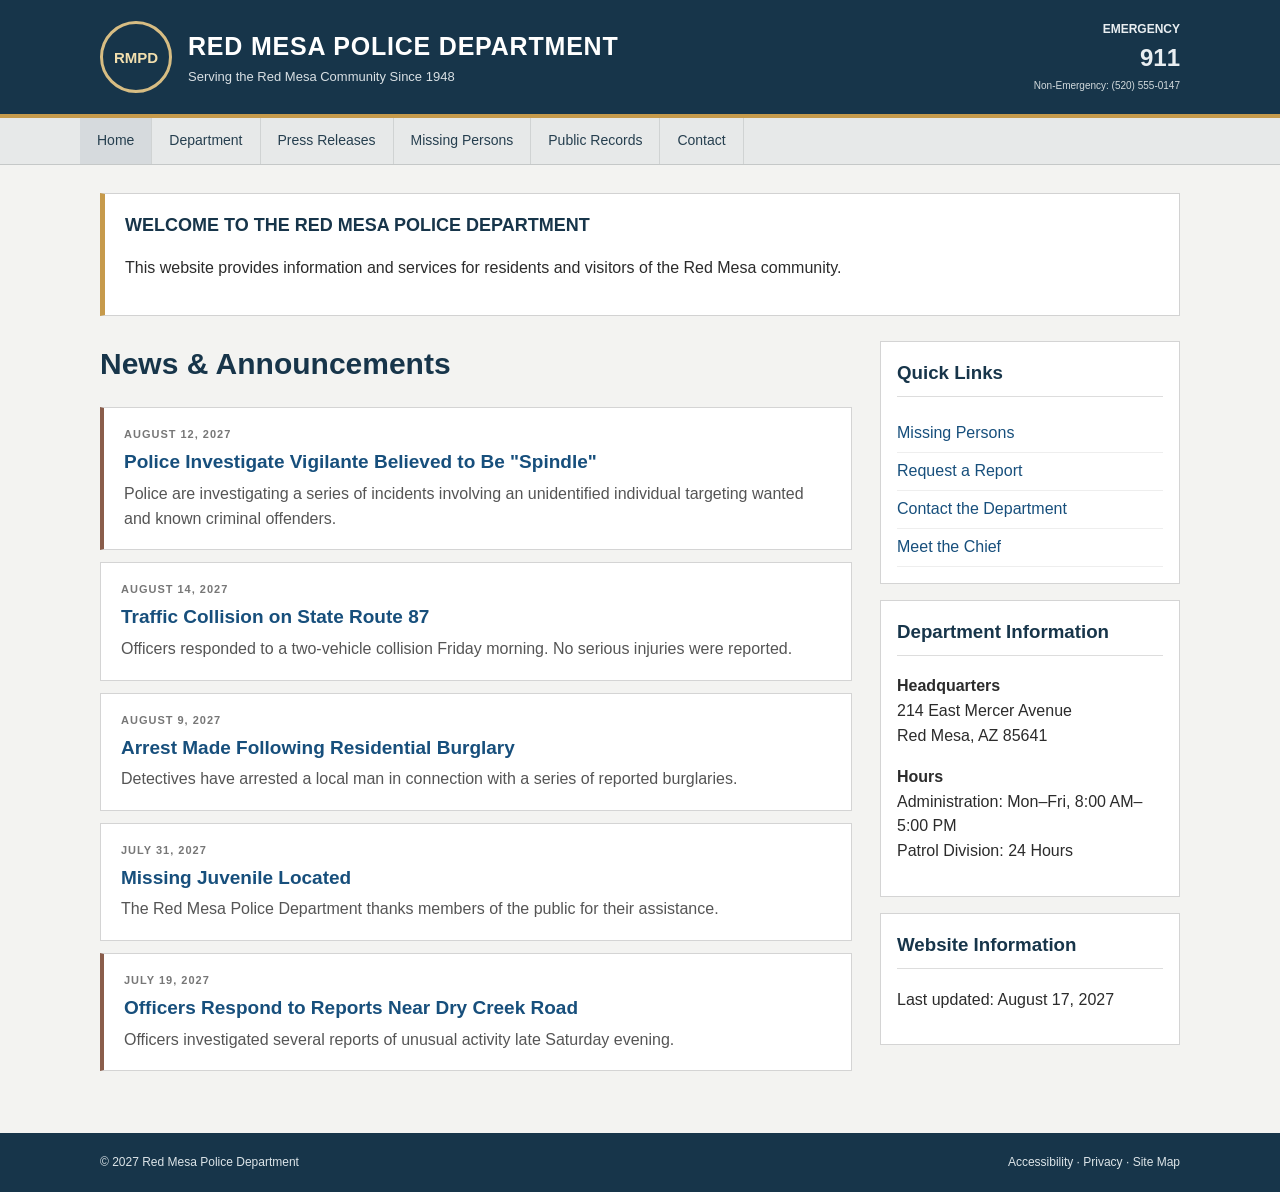
<file: index.html>
<!DOCTYPE html>
<html lang="en">
<head>
  <meta charset="UTF-8">
  <meta name="viewport" content="width=device-width, initial-scale=1.0">
  <title>Red Mesa Police Department</title>
  <link rel="stylesheet" href="css/style.css">
</head>
<body>
<header class="site-header">
  <div class="header-inner">
    <div class="brand">
      <div class="seal">RMPD</div>
      <div>
        <div class="department-name">RED MESA POLICE DEPARTMENT</div>
        <div class="department-subtitle">Serving the Red Mesa Community Since 1948</div>
      </div>
    </div>
    <div class="emergency"><strong>EMERGENCY</strong><br><span>911</span><br><small>Non-Emergency: (520) 555-0147</small></div>
  </div>
</header>

<nav class="main-nav">
  <div class="nav-inner">
    <a class="active" href="index.html">Home</a>
    <a href="about.html">Department</a>
    <a href="press-releases.html">Press Releases</a>
    <a href="missing-persons.html">Missing Persons</a>
    <a href="records.html">Public Records</a>
    <a href="contact.html">Contact</a>
  </div>
</nav>

<main class="container">
  <div class="notice">
    <strong>WELCOME TO THE RED MESA POLICE DEPARTMENT</strong>
    <p>This website provides information and services for residents and visitors of the Red Mesa community.</p>
  </div>

  <div class="columns">
    <section class="main-column">
      <h1>News & Announcements</h1>

      <article class="news-item suspicious">
        <div class="date">AUGUST 12, 2027</div>
        <h2><a href="press-release-081226.html">Police Investigate Vigilante Believed to Be "Spindle"</a></h2>
        <p>Police are investigating a series of incidents involving an unidentified individual targeting wanted and known criminal offenders.</p>
      </article>

      <article class="news-item">
        <div class="date">AUGUST 14, 2027</div>
        <h2><a href="press-release-081426.html">Traffic Collision on State Route 87</a></h2>
        <p>Officers responded to a two-vehicle collision Friday morning. No serious injuries were reported.</p>
      </article>

      <article class="news-item">
        <div class="date">AUGUST 9, 2027</div>
        <h2><a href="press-release-080926.html">Arrest Made Following Residential Burglary</a></h2>
        <p>Detectives have arrested a local man in connection with a series of reported burglaries.</p>
      </article>

      <article class="news-item">
        <div class="date">JULY 31, 2027</div>
        <h2><a href="press-release-073126.html">Missing Juvenile Located</a></h2>
        <p>The Red Mesa Police Department thanks members of the public for their assistance.</p>
      </article>

      <article class="news-item suspicious">
        <div class="date">JULY 19, 2027</div>
        <h2><a href="press-release-71928html">Officers Respond to Reports Near Dry Creek Road</a></h2>
        <p>Officers investigated several reports of unusual activity late Saturday evening.</p>
      </article>
    </section>

    <aside class="sidebar">
      <div class="box">
        <h3>Quick Links</h3>
        <a href="missing-persons.html">Missing Persons</a>
        <a href="records.html">Request a Report</a>
        <a href="contact.html">Contact the Department</a>
        <a href="about.html">Meet the Chief</a>
      </div>

      <div class="box">
        <h3>Department Information</h3>
        <p><strong>Headquarters</strong><br>
        214 East Mercer Avenue<br>
        Red Mesa, AZ 85641</p>
        <p><strong>Hours</strong><br>
        Administration: Mon–Fri, 8:00 AM–5:00 PM<br>
        Patrol Division: 24 Hours</p>
      </div>

      <div class="box">
        <h3>Website Information</h3>
        <p>Last updated: August 17, 2027</p>
      </div>
    </aside>
  </div>
</main>

<footer>
  <div class="footer-inner">
    <span>© 2027 Red Mesa Police Department</span>
    <span><a href="#">Accessibility</a> · <a href="#">Privacy</a> · <a href="#">Site Map</a></span>
  </div>
</footer>
</body>
</html>
</file>
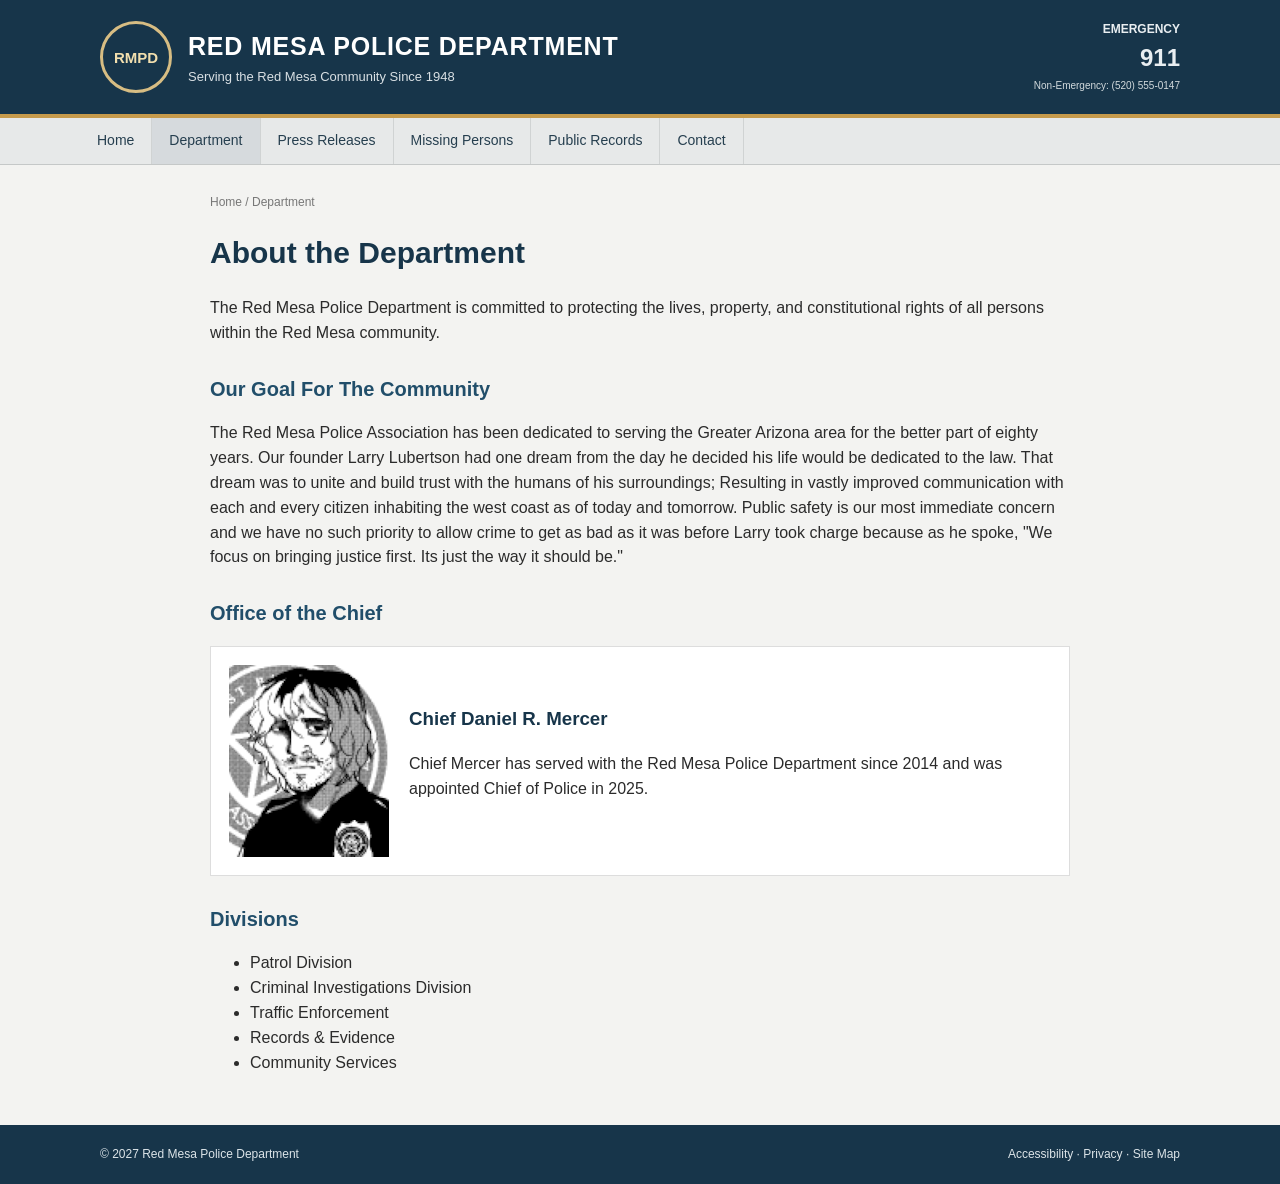
<file: about.html>
<!DOCTYPE html>
<html lang="en">
<head>
  <meta charset="UTF-8">
  <meta name="viewport" content="width=device-width, initial-scale=1.0">
  <title>About the Department | Red Mesa Police Department</title>
  <link rel="stylesheet" href="css/style.css">
</head>
<body>
<header class="site-header"><div class="header-inner"><div class="brand"><div class="seal">RMPD</div><div><div class="department-name">RED MESA POLICE DEPARTMENT</div><div class="department-subtitle">Serving the Red Mesa Community Since 1948</div></div></div><div class="emergency"><strong>EMERGENCY</strong><br><span>911</span><br><small>Non-Emergency: (520) 555-0147</small></div></div></header>
<nav class="main-nav"><div class="nav-inner"><a href="index.html">Home</a><a class="active" href="about.html">Department</a><a href="press-releases.html">Press Releases</a><a href="missing-persons.html">Missing Persons</a><a href="records.html">Public Records</a><a href="contact.html">Contact</a></div></nav>

<main class="container narrow">
  <div class="breadcrumb">Home / Department</div>
  <h1>About the Department</h1>
  
  <p>The Red Mesa Police Department is committed to protecting the lives, property, and constitutional rights of all persons within the Red Mesa community.</p>

  <h2>Our Goal For The Community</h2>
  <p>The Red Mesa Police Association has been dedicated to serving the Greater Arizona area for the better part of eighty years. Our founder Larry Lubertson had one dream from the day he decided his life would be dedicated to the law. That dream was to unite and build trust with the humans of his surroundings; Resulting in vastly improved communication with each and every citizen inhabiting the west coast as of today and tomorrow. Public safety is our most immediate concern and we have no such priority to allow crime to get as bad as it was before Larry took charge because as he spoke, "We focus on bringing justice first. Its just the way it should be."</p>

  <h2>Office of the Chief</h2>
  <div class="profile">
    <img src="images/image-2026-08-17-193720247.png" alt="image description">
    <div>
      <h3>Chief Daniel R. Mercer</h3>
      <p>Chief Mercer has served with the Red Mesa Police Department since 2014 and was appointed Chief of Police in 2025.</p>
    </div>
  </div>

  <h2>Divisions</h2>
  <ul>
    <li>Patrol Division</li>
    <li>Criminal Investigations Division</li>
    <li>Traffic Enforcement</li>
    <li>Records & Evidence</li>
    <li>Community Services</li>
  </ul>
</main>

<footer><div class="footer-inner"><span>© 2027 Red Mesa Police Department</span><span><a href="#">Accessibility</a> · <a href="#">Privacy</a> · <a href="#">Site Map</a></span></div></footer>
</body>
</html>
</file>
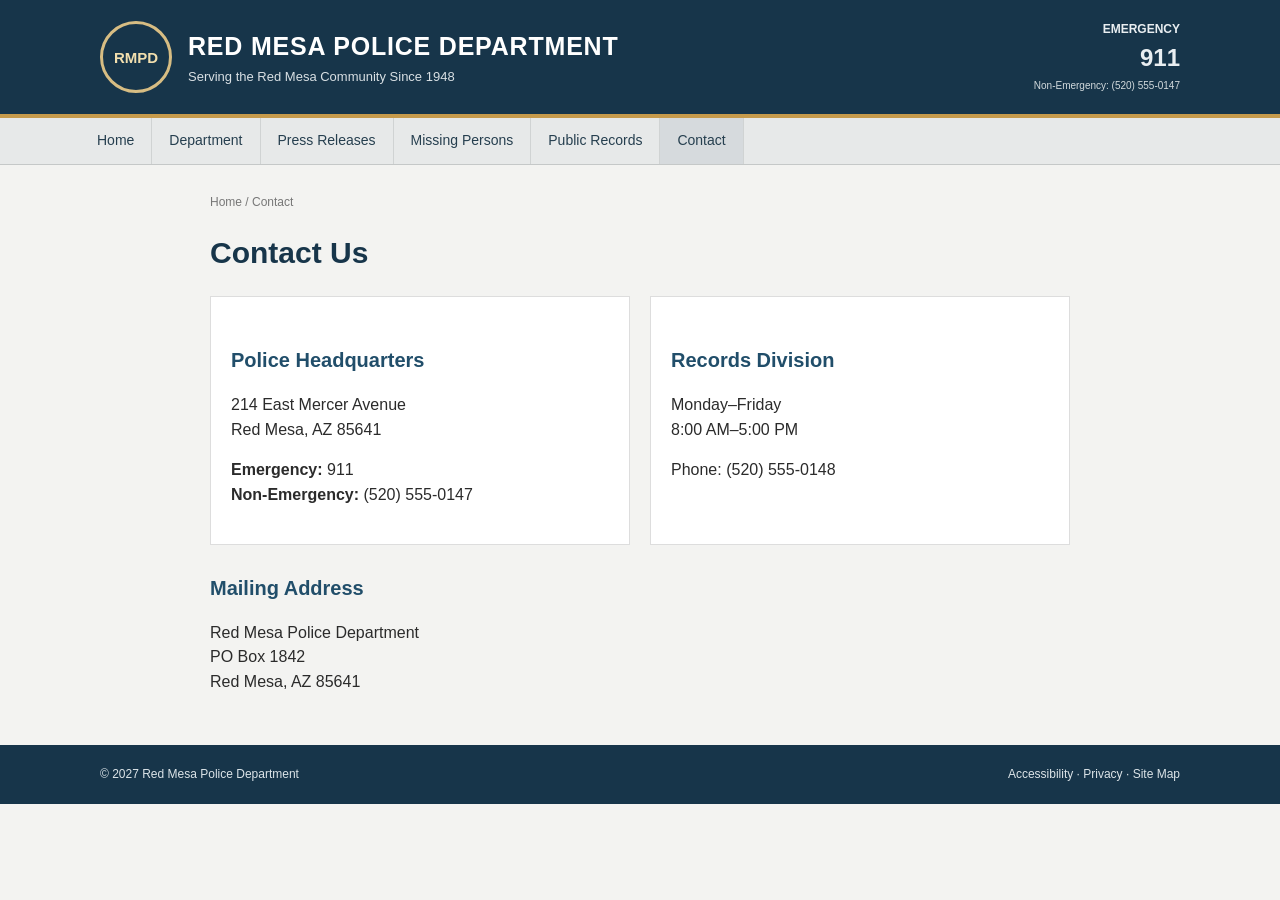
<file: contact.html>
<!DOCTYPE html>
<html lang="en"><head><meta charset="UTF-8"><meta name="viewport" content="width=device-width, initial-scale=1.0"><title>Contact | Red Mesa Police Department</title><link rel="stylesheet" href="css/style.css"></head>
<body>
<header class="site-header"><div class="header-inner"><div class="brand"><div class="seal">RMPD</div><div><div class="department-name">RED MESA POLICE DEPARTMENT</div><div class="department-subtitle">Serving the Red Mesa Community Since 1948</div></div></div><div class="emergency"><strong>EMERGENCY</strong><br><span>911</span><br><small>Non-Emergency: (520) 555-0147</small></div></div></header>
<nav class="main-nav"><div class="nav-inner"><a href="index.html">Home</a><a href="about.html">Department</a><a href="press-releases.html">Press Releases</a><a href="missing-persons.html">Missing Persons</a><a href="records.html">Public Records</a><a class="active" href="contact.html">Contact</a></div></nav>
<main class="container narrow">
<div class="breadcrumb">Home / Contact</div>
<h1>Contact Us</h1>
<div class="contact-grid">
<div><h2>Police Headquarters</h2><p>214 East Mercer Avenue<br>Red Mesa, AZ 85641</p><p><strong>Emergency:</strong> 911<br><strong>Non-Emergency:</strong> (520) 555-0147</p></div>
<div><h2>Records Division</h2><p>Monday–Friday<br>8:00 AM–5:00 PM</p><p>Phone: (520) 555-0148</p></div>
</div>
<h2>Mailing Address</h2><p>Red Mesa Police Department<br>PO Box 1842<br>Red Mesa, AZ 85641</p>
</main>
<footer><div class="footer-inner"><span>© 2027 Red Mesa Police Department</span><span><a href="#">Accessibility</a> · <a href="#">Privacy</a> · <a href="#">Site Map</a></span></div></footer>
</body></html>
</file>
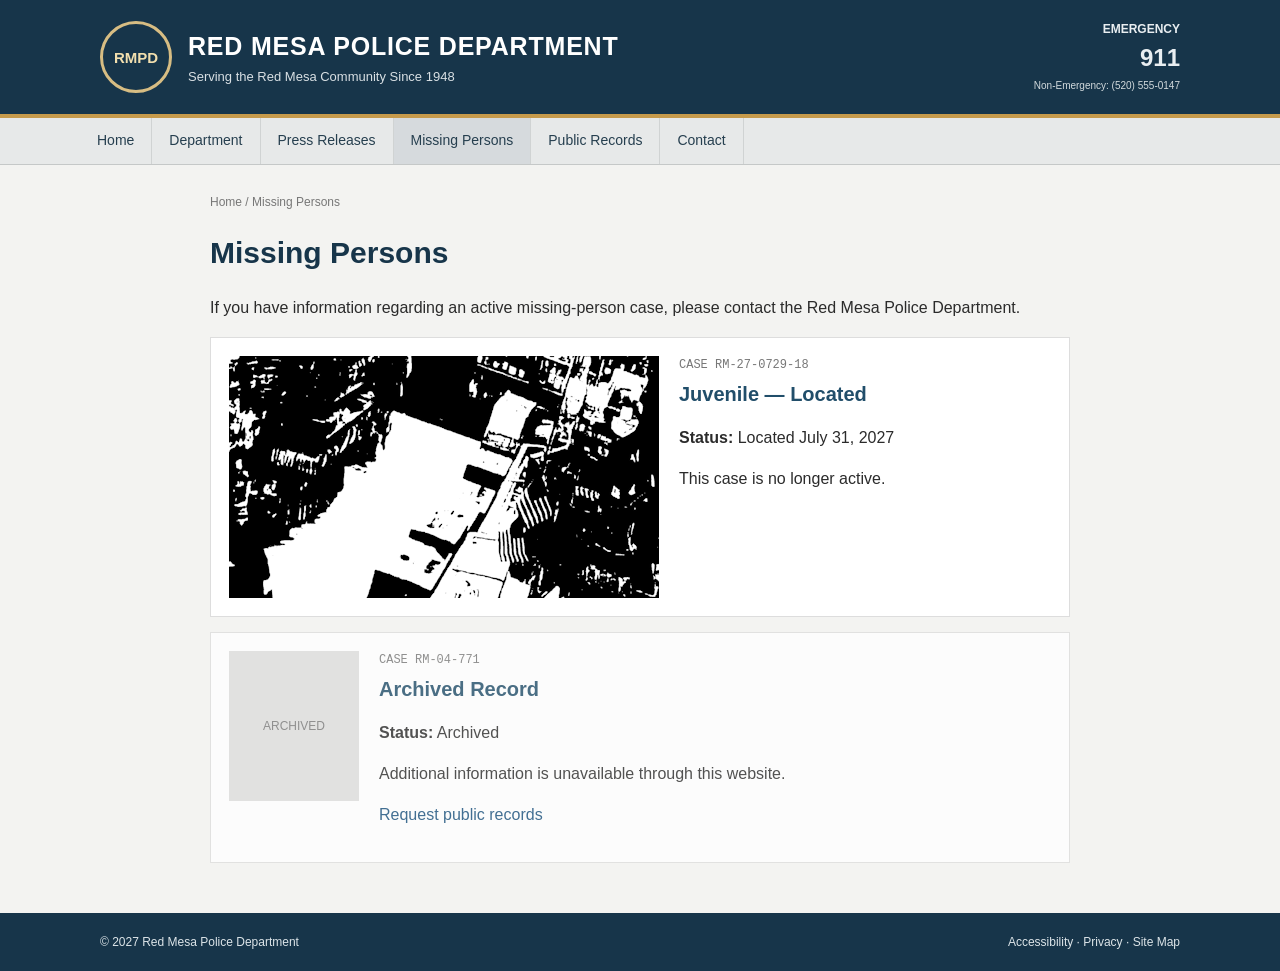
<file: missing-persons.html>
<!DOCTYPE html>
<html lang="en"><head><meta charset="UTF-8"><meta name="viewport" content="width=device-width, initial-scale=1.0"><title>Missing Persons | Red Mesa Police Department</title><link rel="stylesheet" href="css/style.css"></head>
<body>
<header class="site-header"><div class="header-inner"><div class="brand"><div class="seal">RMPD</div><div><div class="department-name">RED MESA POLICE DEPARTMENT</div><div class="department-subtitle">Serving the Red Mesa Community Since 1948</div></div></div><div class="emergency"><strong>EMERGENCY</strong><br><span>911</span><br><small>Non-Emergency: (520) 555-0147</small></div></div></header>
<nav class="main-nav"><div class="nav-inner"><a href="index.html">Home</a><a href="about.html">Department</a><a href="press-releases.html">Press Releases</a><a class="active" href="missing-persons.html">Missing Persons</a><a href="records.html">Public Records</a><a href="contact.html">Contact</a></div></nav>
<main class="container narrow">
<div class="breadcrumb">Home / Missing Persons</div>
<h1>Missing Persons</h1>
<p>If you have information regarding an active missing-person case, please contact the Red Mesa Police Department.</p>
<div class="case">
  <img src="images/image-2026-08-17-194908909.png" alt="image description">
  <div><div class="case-number">CASE RM-27-0729-18</div><h2>Juvenile — Located</h2><p><strong>Status:</strong> Located July 31, 2027</p><p>This case is no longer active.</p></div>
</div>
<div class="case archived">
  <div class="case-photo">ARCHIVED</div>
  <div><div class="case-number">CASE RM-04-771</div><h2>Archived Record</h2><p><strong>Status:</strong> Archived</p><p>Additional information is unavailable through this website.</p><p><a href="records.html">Request public records</a></p></div>
</div>
</main>
<footer><div class="footer-inner"><span>© 2027 Red Mesa Police Department</span><span><a href="#">Accessibility</a> · <a href="#">Privacy</a> · <a href="#">Site Map</a></span></div></footer>
</body></html>
</file>
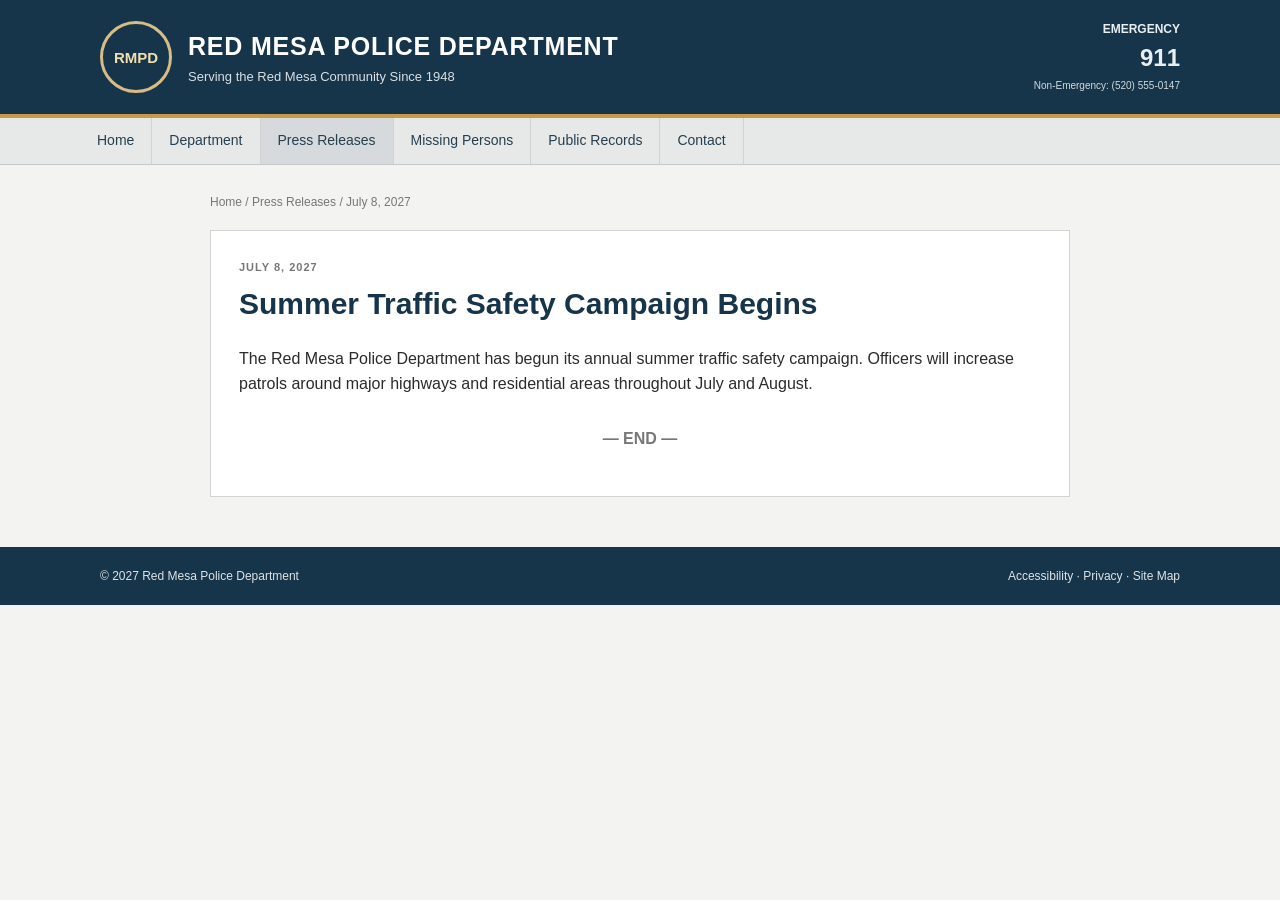
<file: press-release-070826.html>
<!DOCTYPE html>
<html lang="en"><head><meta charset="UTF-8"><title>Traffic Safety Campaign | Red Mesa Police Department</title><link rel="stylesheet" href="css/style.css"></head>
<body>
<header class="site-header"><div class="header-inner"><div class="brand"><div class="seal">RMPD</div><div><div class="department-name">RED MESA POLICE DEPARTMENT</div><div class="department-subtitle">Serving the Red Mesa Community Since 1948</div></div></div><div class="emergency"><strong>EMERGENCY</strong><br><span>911</span><br><small>Non-Emergency: (520) 555-0147</small></div></div></header>
<nav class="main-nav"><div class="nav-inner"><a href="index.html">Home</a><a href="about.html">Department</a><a class="active" href="press-releases.html">Press Releases</a><a href="missing-persons.html">Missing Persons</a><a href="records.html">Public Records</a><a href="contact.html">Contact</a></div></nav>
<main class="container narrow"><div class="breadcrumb">Home / Press Releases / July 8, 2027</div><div class="release"><div class="date">JULY 8, 2027</div><h1>Summer Traffic Safety Campaign Begins</h1><p>The Red Mesa Police Department has begun its annual summer traffic safety campaign. Officers will increase patrols around major highways and residential areas throughout July and August.</p><p class="release-end">— END —</p></div></main>
<footer><div class="footer-inner"><span>© 2027 Red Mesa Police Department</span><span><a href="#">Accessibility</a> · <a href="#">Privacy</a> · <a href="#">Site Map</a></span></div></footer>
</body></html>
</file>
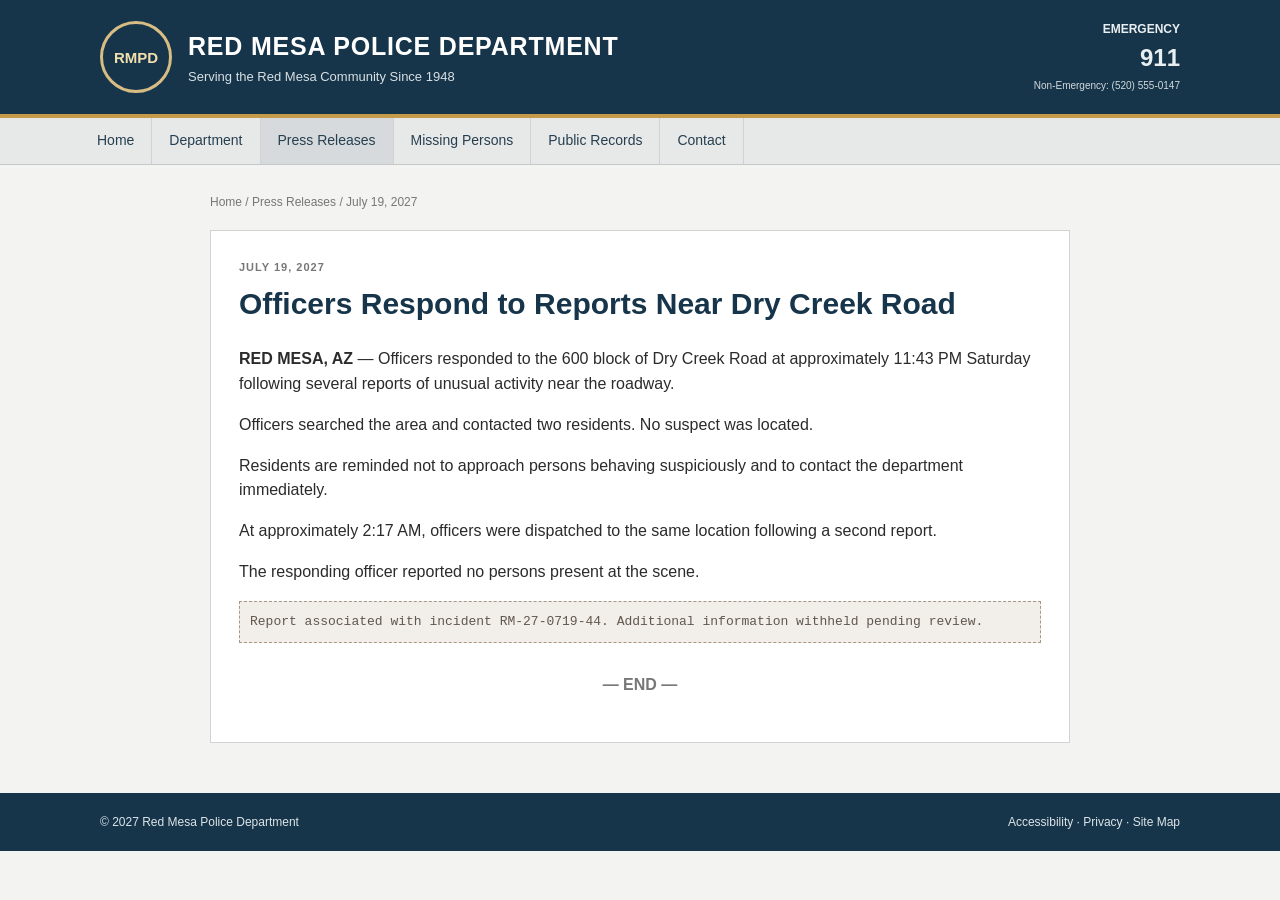
<file: press-release-071926.html>
<!DOCTYPE html>
<html lang="en"><head><meta charset="UTF-8"><title>Incident Near Dry Creek Road | Red Mesa Police Department</title><link rel="stylesheet" href="css/style.css"></head>
<body>
<header class="site-header"><div class="header-inner"><div class="brand"><div class="seal">RMPD</div><div><div class="department-name">RED MESA POLICE DEPARTMENT</div><div class="department-subtitle">Serving the Red Mesa Community Since 1948</div></div></div><div class="emergency"><strong>EMERGENCY</strong><br><span>911</span><br><small>Non-Emergency: (520) 555-0147</small></div></div></header>
<nav class="main-nav"><div class="nav-inner"><a href="index.html">Home</a><a href="about.html">Department</a><a class="active" href="press-releases.html">Press Releases</a><a href="missing-persons.html">Missing Persons</a><a href="records.html">Public Records</a><a href="contact.html">Contact</a></div></nav>
<main class="container narrow"><div class="breadcrumb">Home / Press Releases / July 19, 2027</div><div class="release">
<div class="date">JULY 19, 2027</div>
<h1>Officers Respond to Reports Near Dry Creek Road</h1>
<p><strong>RED MESA, AZ</strong> — Officers responded to the 600 block of Dry Creek Road at approximately 11:43 PM Saturday following several reports of unusual activity near the roadway.</p>
<p>Officers searched the area and contacted two residents. No suspect was located.</p>
<p>Residents are reminded not to approach persons behaving suspiciously and to contact the department immediately.</p>
<p>At approximately 2:17 AM, officers were dispatched to the same location following a second report.</p>
<p>The responding officer reported no persons present at the scene.</p>
<p class="internal-note">Report associated with incident RM-27-0719-44. Additional information withheld pending review.</p>
<p class="release-end">— END —</p>
</div></main>
<footer><div class="footer-inner"><span>© 2027 Red Mesa Police Department</span><span><a href="#">Accessibility</a> · <a href="#">Privacy</a> · <a href="#">Site Map</a></span></div></footer>
</body></html>
</file>
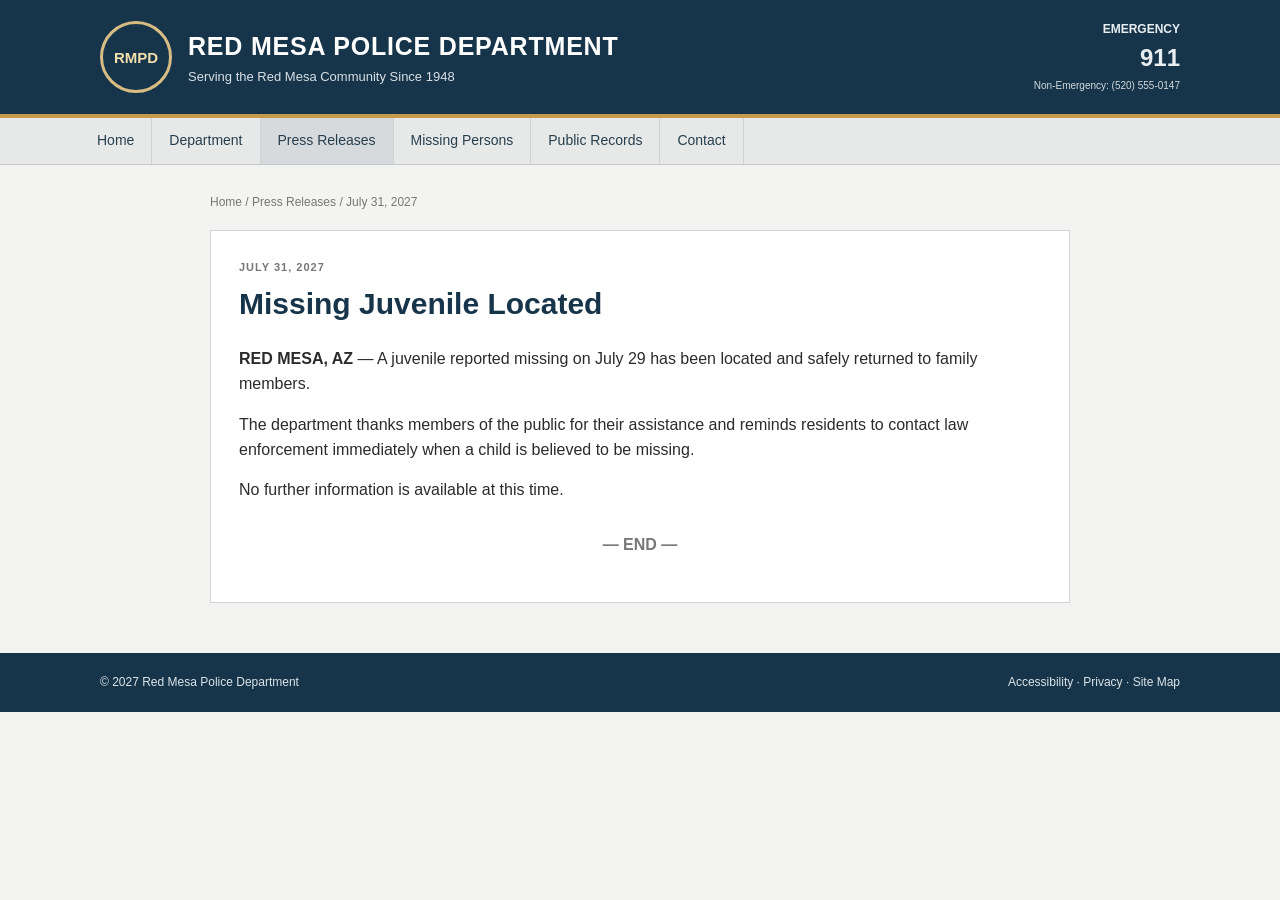
<file: press-release-073126.html>
<!DOCTYPE html>
<html lang="en"><head><meta charset="UTF-8"><title>Missing Juvenile Located | Red Mesa Police Department</title><link rel="stylesheet" href="css/style.css"></head>
<body>
<header class="site-header"><div class="header-inner"><div class="brand"><div class="seal">RMPD</div><div><div class="department-name">RED MESA POLICE DEPARTMENT</div><div class="department-subtitle">Serving the Red Mesa Community Since 1948</div></div></div><div class="emergency"><strong>EMERGENCY</strong><br><span>911</span><br><small>Non-Emergency: (520) 555-0147</small></div></div></header>
<nav class="main-nav"><div class="nav-inner"><a href="index.html">Home</a><a href="about.html">Department</a><a class="active" href="press-releases.html">Press Releases</a><a href="missing-persons.html">Missing Persons</a><a href="records.html">Public Records</a><a href="contact.html">Contact</a></div></nav>
<main class="container narrow"><div class="breadcrumb">Home / Press Releases / July 31, 2027</div><div class="release"><div class="date">JULY 31, 2027</div><h1>Missing Juvenile Located</h1><p><strong>RED MESA, AZ</strong> — A juvenile reported missing on July 29 has been located and safely returned to family members.</p><p>The department thanks members of the public for their assistance and reminds residents to contact law enforcement immediately when a child is believed to be missing.</p><p>No further information is available at this time.</p><p class="release-end">— END —</p></div></main>
<footer><div class="footer-inner"><span>© 2027 Red Mesa Police Department</span><span><a href="#">Accessibility</a> · <a href="#">Privacy</a> · <a href="#">Site Map</a></span></div></footer>
</body></html>
</file>
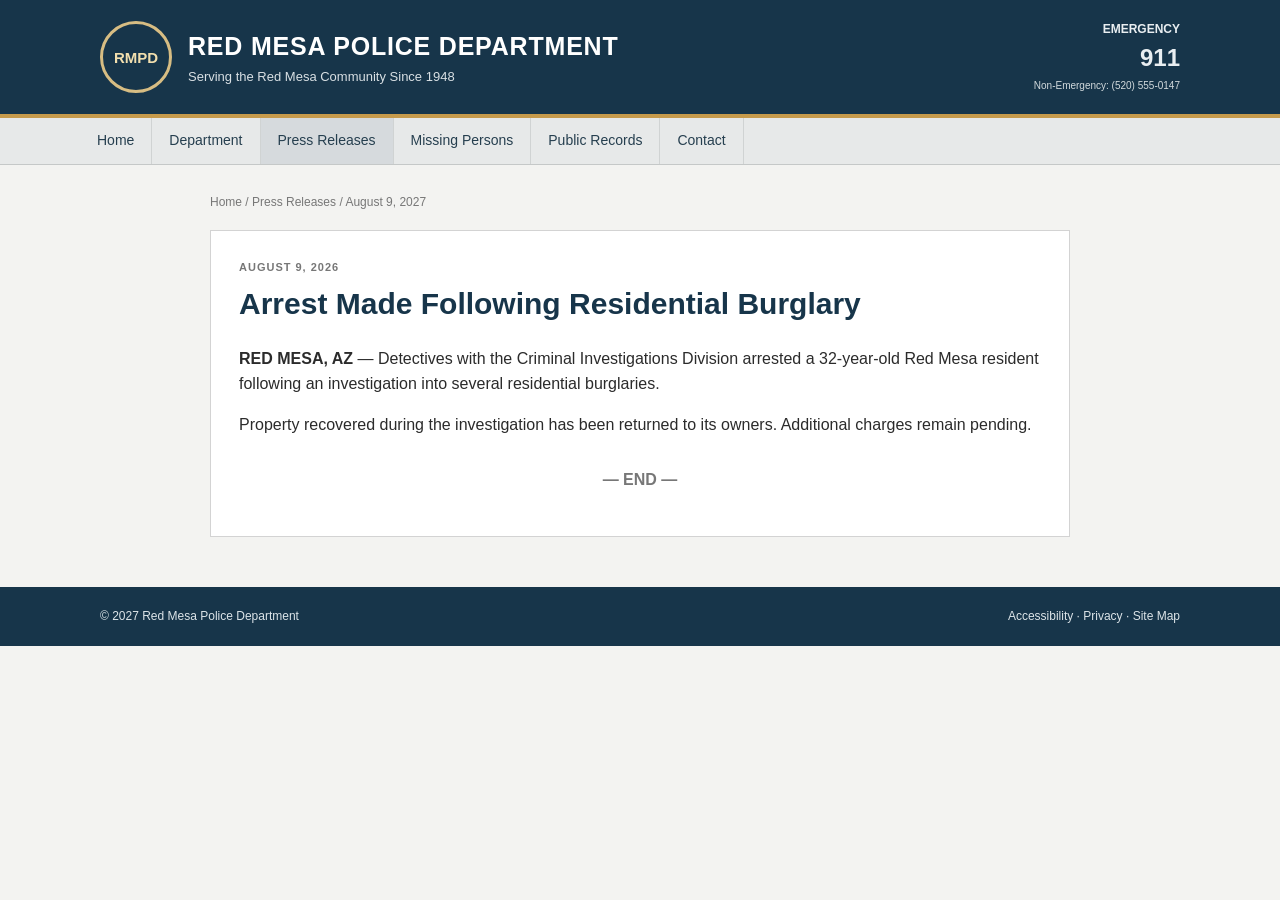
<file: press-release-080926.html>
<!DOCTYPE html>
<html lang="en"><head><meta charset="UTF-8"><title>Burglary Arrest | Red Mesa Police Department</title><link rel="stylesheet" href="css/style.css"></head>
<body>
<header class="site-header"><div class="header-inner"><div class="brand"><div class="seal">RMPD</div><div><div class="department-name">RED MESA POLICE DEPARTMENT</div><div class="department-subtitle">Serving the Red Mesa Community Since 1948</div></div></div><div class="emergency"><strong>EMERGENCY</strong><br><span>911</span><br><small>Non-Emergency: (520) 555-0147</small></div></div></header>
<nav class="main-nav"><div class="nav-inner"><a href="index.html">Home</a><a href="about.html">Department</a><a class="active" href="press-releases.html">Press Releases</a><a href="missing-persons.html">Missing Persons</a><a href="records.html">Public Records</a><a href="contact.html">Contact</a></div></nav>
<main class="container narrow"><div class="breadcrumb">Home / Press Releases / August 9, 2027</div><div class="release"><div class="date">AUGUST 9, 2026</div><h1>Arrest Made Following Residential Burglary</h1><p><strong>RED MESA, AZ</strong> — Detectives with the Criminal Investigations Division arrested a 32-year-old Red Mesa resident following an investigation into several residential burglaries.</p><p>Property recovered during the investigation has been returned to its owners. Additional charges remain pending.</p><p class="release-end">— END —</p></div></main>
<footer><div class="footer-inner"><span>© 2027 Red Mesa Police Department</span><span><a href="#">Accessibility</a> · <a href="#">Privacy</a> · <a href="#">Site Map</a></span></div></footer>
</body></html>
</file>
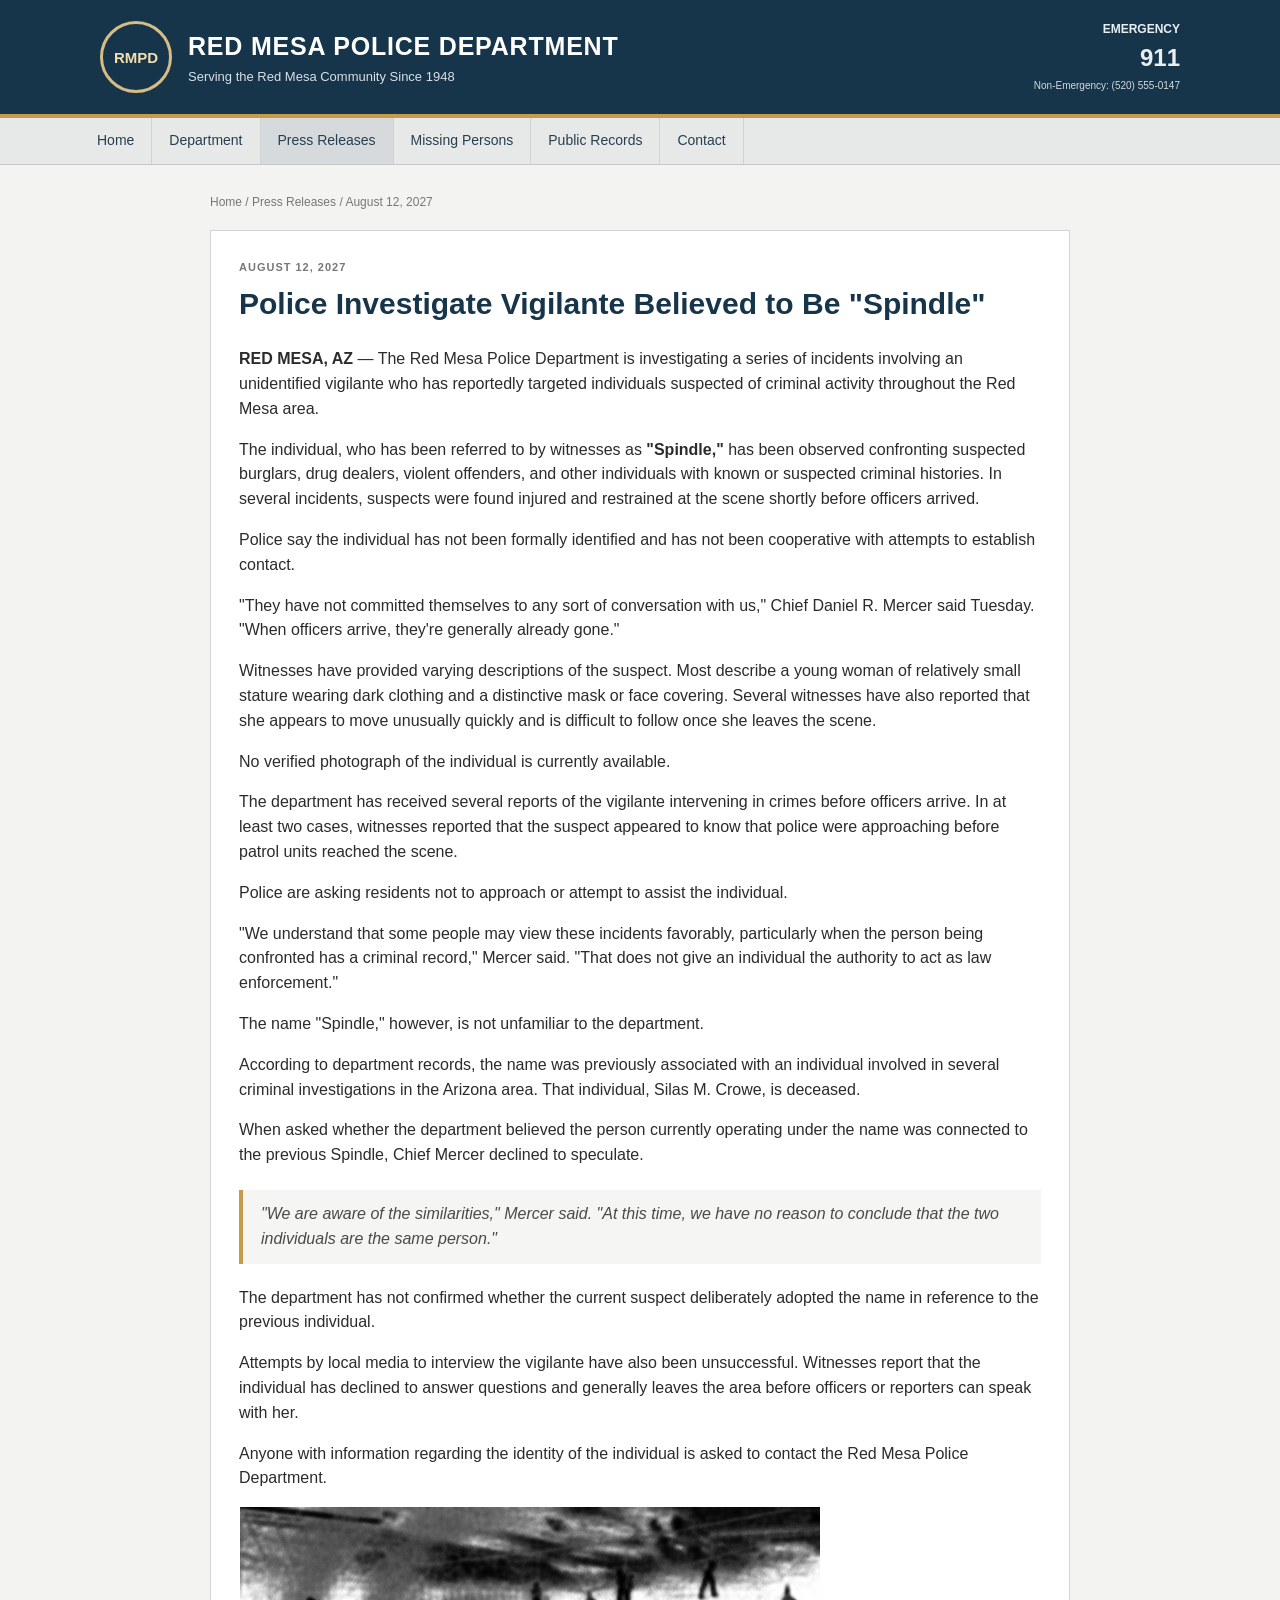
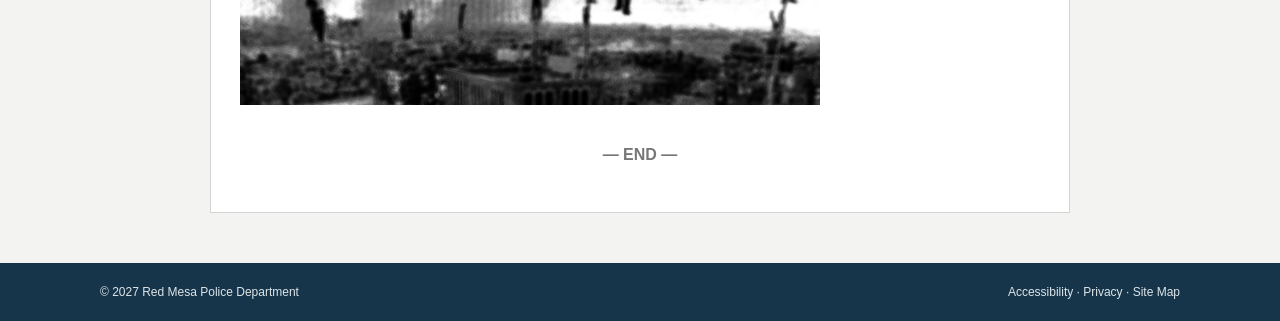
<file: press-release-081226.html>
<!DOCTYPE html>
<html lang="en">
<head>
  <meta charset="UTF-8">
  <meta name="viewport" content="width=device-width, initial-scale=1.0">
  <title>Police Investigate New Vigilante Using Name "Spindle" | Red Mesa Police Department</title>
  <link rel="stylesheet" href="css/style.css">
</head>
<body>
<header class="site-header">
  <div class="header-inner">
    <div class="brand">
      <div class="seal">RMPD</div>
      <div>
        <div class="department-name">RED MESA POLICE DEPARTMENT</div>
        <div class="department-subtitle">Serving the Red Mesa Community Since 1948</div>
      </div>
    </div>
    <div class="emergency">
      <strong>EMERGENCY</strong><br>
      <span>911</span><br>
      <small>Non-Emergency: (520) 555-0147</small>
    </div>
  </div>
</header>

<nav class="main-nav">
  <div class="nav-inner">
    <a href="index.html">Home</a>
    <a href="about.html">Department</a>
    <a class="active" href="press-releases.html">Press Releases</a>
    <a href="missing-persons.html">Missing Persons</a>
    <a href="records.html">Public Records</a>
    <a href="contact.html">Contact</a>
  </div>
</nav>

<main class="container narrow">
  <div class="breadcrumb">Home / Press Releases / August 12, 2027</div>

  <div class="release">
    <div class="date">AUGUST 12, 2027</div>
    <h1>Police Investigate Vigilante Believed to Be "Spindle"</h1>

    <p><strong>RED MESA, AZ</strong> — The Red Mesa Police Department is investigating a series of incidents involving an unidentified vigilante who has reportedly targeted individuals suspected of criminal activity throughout the Red Mesa area.</p>

    <p>The individual, who has been referred to by witnesses as <strong>"Spindle,"</strong> has been observed confronting suspected burglars, drug dealers, violent offenders, and other individuals with known or suspected criminal histories. In several incidents, suspects were found injured and restrained at the scene shortly before officers arrived.</p>

    <p>Police say the individual has not been formally identified and has not been cooperative with attempts to establish contact.</p>

    <p>"They have not committed themselves to any sort of conversation with us," Chief Daniel R. Mercer said Tuesday. "When officers arrive, they're generally already gone."</p>

    <p>Witnesses have provided varying descriptions of the suspect. Most describe a young woman of relatively small stature wearing dark clothing and a distinctive mask or face covering. Several witnesses have also reported that she appears to move unusually quickly and is difficult to follow once she leaves the scene.</p>

    <p>No verified photograph of the individual is currently available.</p>

    <p>The department has received several reports of the vigilante intervening in crimes before officers arrive. In at least two cases, witnesses reported that the suspect appeared to know that police were approaching before patrol units reached the scene.</p>

    <p>Police are asking residents not to approach or attempt to assist the individual.</p>

    <p>"We understand that some people may view these incidents favorably, particularly when the person being confronted has a criminal record," Mercer said. "That does not give an individual the authority to act as law enforcement."</p>

    <p>The name "Spindle," however, is not unfamiliar to the department.</p>

    <p>According to department records, the name was previously associated with an individual involved in several criminal investigations in the Arizona area. That individual, Silas M. Crowe, is deceased.</p>

    <p>When asked whether the department believed the person currently operating under the name was connected to the previous Spindle, Chief Mercer declined to speculate.</p>

    <blockquote>
      "We are aware of the similarities," Mercer said. "At this time, we have no reason to conclude that the two individuals are the same person."
    </blockquote>

    <p>The department has not confirmed whether the current suspect deliberately adopted the name in reference to the previous individual.</p>

    <p>Attempts by local media to interview the vigilante have also been unsuccessful. Witnesses report that the individual has declined to answer questions and generally leaves the area before officers or reporters can speak with her.</p>

    <p>Anyone with information regarding the identity of the individual is asked to contact the Red Mesa Police Department.</p>
    <img src="images/image-2026-08-17-221607634.png" alt="image description">

    <p class="release-end">— END —</p>
  </div>
</main>

<footer>
  <div class="footer-inner">
    <span>© 2027 Red Mesa Police Department</span>
    <span><a href="#">Accessibility</a> · <a href="#">Privacy</a> · <a href="#">Site Map</a></span>
  </div>
</footer>
</body>
</html>
</file>
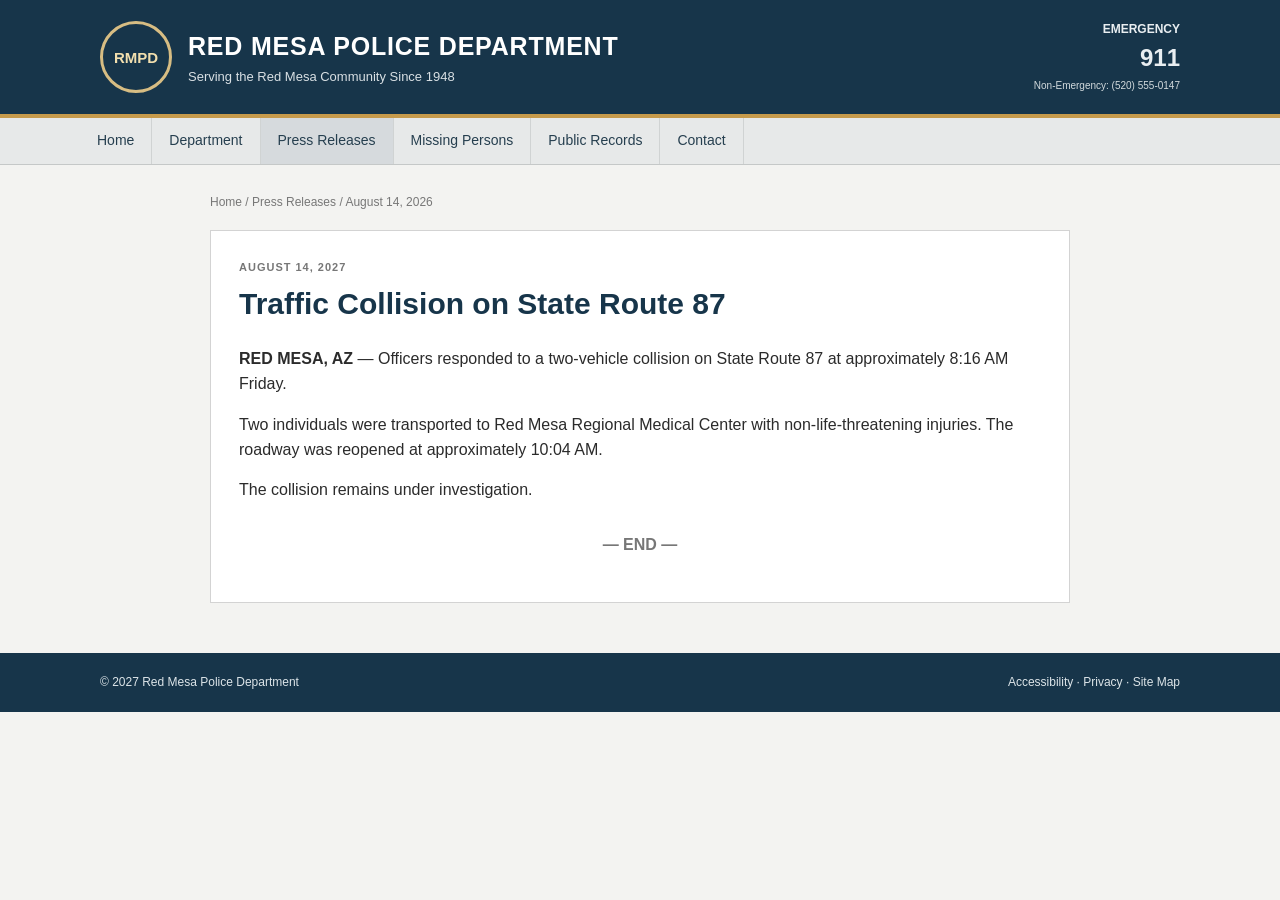
<file: press-release-081426.html>
<!DOCTYPE html>
<html lang="en"><head><meta charset="UTF-8"><title>Traffic Collision | Red Mesa Police Department</title><link rel="stylesheet" href="css/style.css"></head>
<body>
<header class="site-header"><div class="header-inner"><div class="brand"><div class="seal">RMPD</div><div><div class="department-name">RED MESA POLICE DEPARTMENT</div><div class="department-subtitle">Serving the Red Mesa Community Since 1948</div></div></div><div class="emergency"><strong>EMERGENCY</strong><br><span>911</span><br><small>Non-Emergency: (520) 555-0147</small></div></div></header>
<nav class="main-nav"><div class="nav-inner"><a href="index.html">Home</a><a href="about.html">Department</a><a class="active" href="press-releases.html">Press Releases</a><a href="missing-persons.html">Missing Persons</a><a href="records.html">Public Records</a><a href="contact.html">Contact</a></div></nav>
<main class="container narrow"><div class="breadcrumb">Home / Press Releases / August 14, 2026</div><div class="release"><div class="date">AUGUST 14, 2027</div><h1>Traffic Collision on State Route 87</h1><p><strong>RED MESA, AZ</strong> — Officers responded to a two-vehicle collision on State Route 87 at approximately 8:16 AM Friday.</p><p>Two individuals were transported to Red Mesa Regional Medical Center with non-life-threatening injuries. The roadway was reopened at approximately 10:04 AM.</p><p>The collision remains under investigation.</p><p class="release-end">— END —</p></div></main>
<footer><div class="footer-inner"><span>© 2027 Red Mesa Police Department</span><span><a href="#">Accessibility</a> · <a href="#">Privacy</a> · <a href="#">Site Map</a></span></div></footer>
</body></html>
</file>
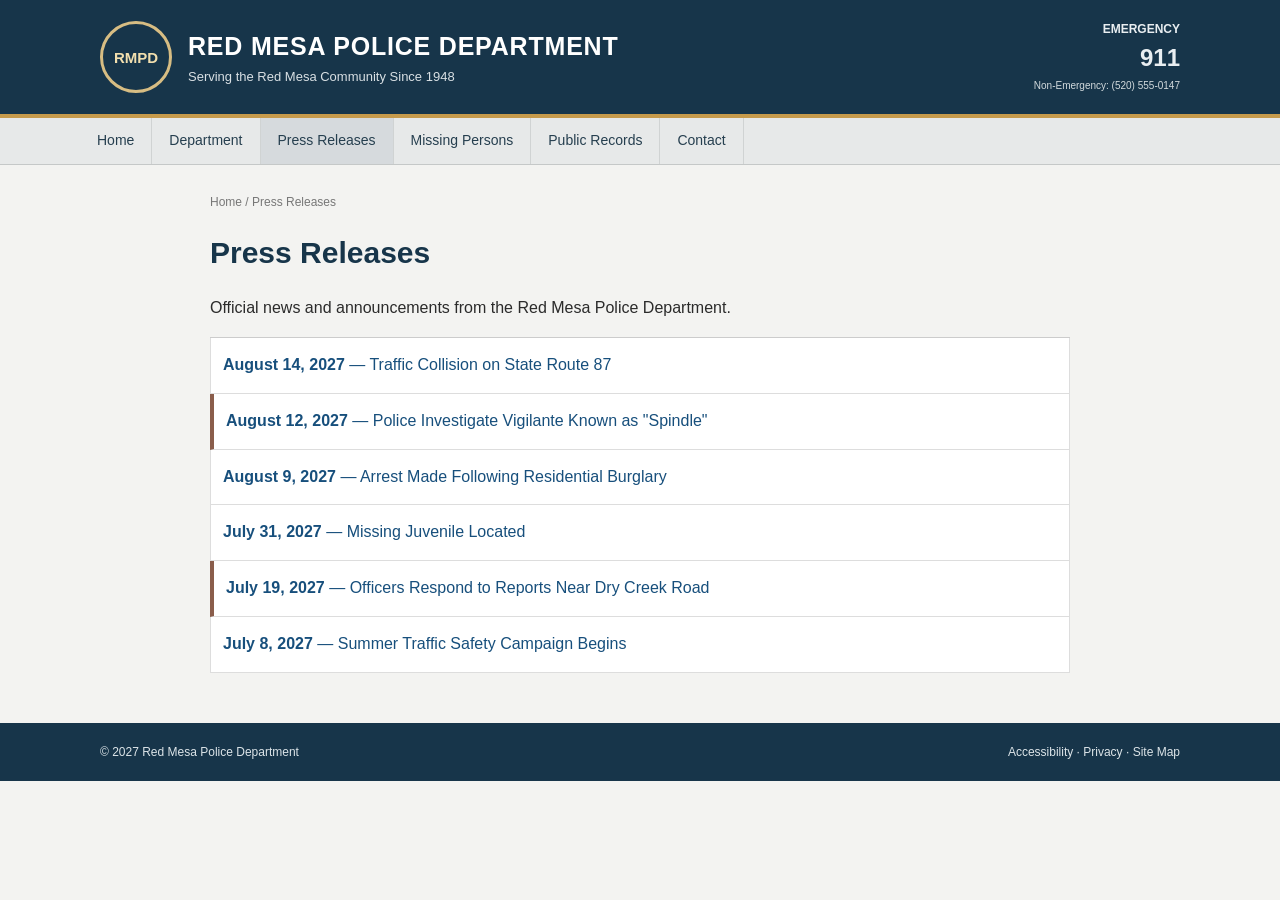
<file: press-releases.html>
<!DOCTYPE html>
<html lang="en">
<head><meta charset="UTF-8"><meta name="viewport" content="width=device-width, initial-scale=1.0"><title>Press Releases | Red Mesa Police Department</title><link rel="stylesheet" href="css/style.css"></head>
<body>
<header class="site-header"><div class="header-inner"><div class="brand"><div class="seal">RMPD</div><div><div class="department-name">RED MESA POLICE DEPARTMENT</div><div class="department-subtitle">Serving the Red Mesa Community Since 1948</div></div></div><div class="emergency"><strong>EMERGENCY</strong><br><span>911</span><br><small>Non-Emergency: (520) 555-0147</small></div></div></header>
<nav class="main-nav"><div class="nav-inner"><a href="index.html">Home</a><a href="about.html">Department</a><a class="active" href="press-releases.html">Press Releases</a><a href="missing-persons.html">Missing Persons</a><a href="records.html">Public Records</a><a href="contact.html">Contact</a></div></nav>
<main class="container narrow">
<div class="breadcrumb">Home / Press Releases</div>
<h1>Press Releases</h1>
<p class="intro">Official news and announcements from the Red Mesa Police Department.</p>
<div class="archive-list">
  <a href="press-release-081426.html"><strong>August 14, 2027</strong> — Traffic Collision on State Route 87</a>
  <a class="suspicious-link" href="press-release-081226.html"><strong>August 12, 2027</strong> — Police Investigate Vigilante Known as "Spindle"</a>
  <a href="press-release-080926.html"><strong>August 9, 2027</strong> — Arrest Made Following Residential Burglary</a>
  <a href="press-release-073126.html"><strong>July 31, 2027</strong> — Missing Juvenile Located</a>
  <a class="suspicious-link" href="press-release-071926.html"><strong>July 19, 2027</strong> — Officers Respond to Reports Near Dry Creek Road</a>
  <a href="press-release-070826.html"><strong>July 8, 2027</strong> — Summer Traffic Safety Campaign Begins</a>
</div>
</main>
<footer><div class="footer-inner"><span>© 2027 Red Mesa Police Department</span><span><a href="#">Accessibility</a> · <a href="#">Privacy</a> · <a href="#">Site Map</a></span></div></footer>
</body>
</html>
</file>
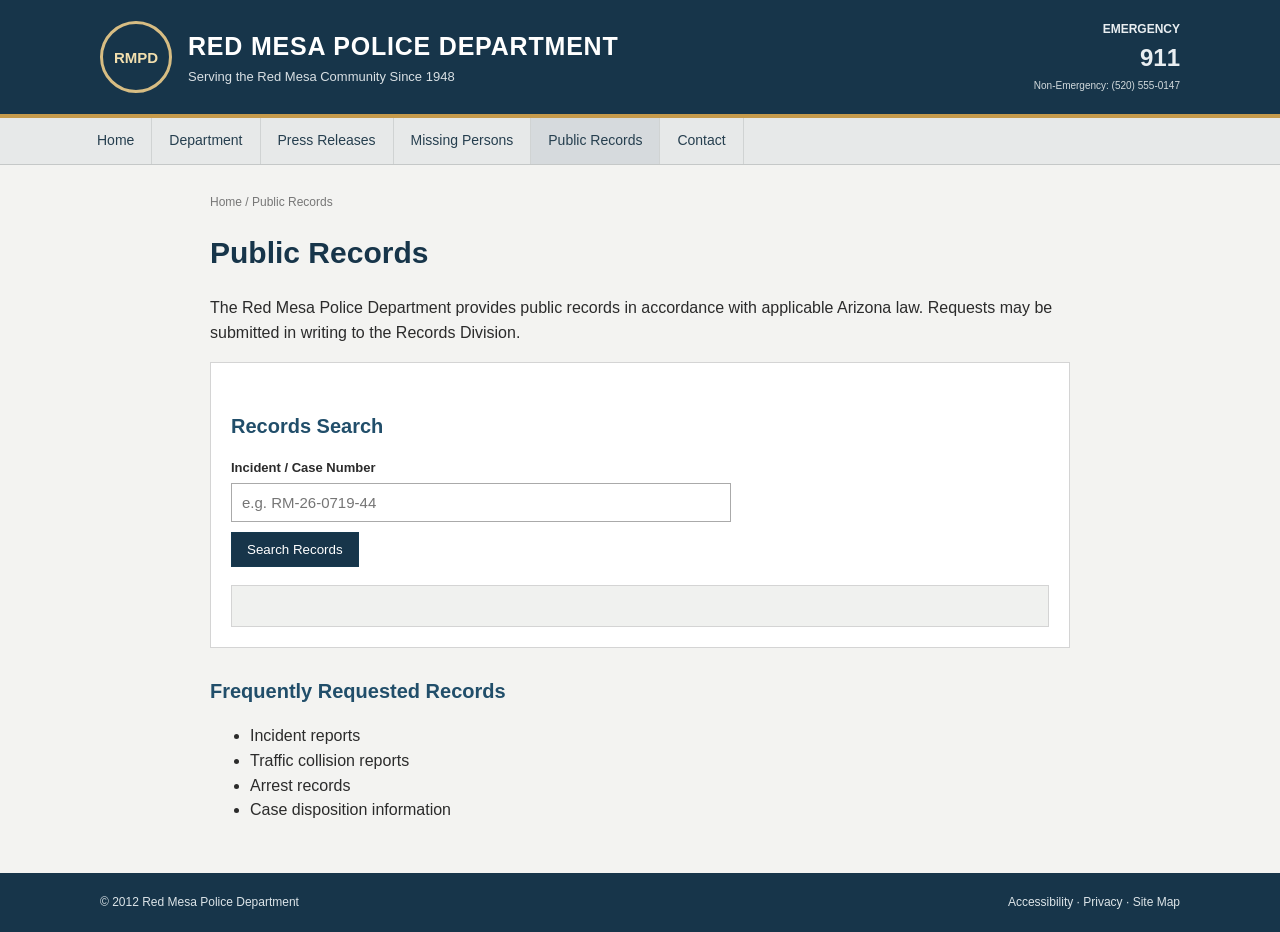
<file: records.html>
<!DOCTYPE html>
<html lang="en"><head><meta charset="UTF-8"><meta name="viewport" content="width=device-width, initial-scale=1.0"><title>Public Records | Red Mesa Police Department</title><link rel="stylesheet" href="css/style.css"></head>
<body>
<header class="site-header"><div class="header-inner"><div class="brand"><div class="seal">RMPD</div><div><div class="department-name">RED MESA POLICE DEPARTMENT</div><div class="department-subtitle">Serving the Red Mesa Community Since 1948</div></div></div><div class="emergency"><strong>EMERGENCY</strong><br><span>911</span><br><small>Non-Emergency: (520) 555-0147</small></div></div></header>
<nav class="main-nav"><div class="nav-inner"><a href="index.html">Home</a><a href="about.html">Department</a><a href="press-releases.html">Press Releases</a><a href="missing-persons.html">Missing Persons</a><a class="active" href="records.html">Public Records</a><a href="contact.html">Contact</a></div></nav>
<main class="container narrow">
<div class="breadcrumb">Home / Public Records</div>
<h1>Public Records</h1>
<p>The Red Mesa Police Department provides public records in accordance with applicable Arizona law. Requests may be submitted in writing to the Records Division.</p>
<div class="record-box">
<h2>Records Search</h2>
<label for="incident">Incident / Case Number</label>
<input id="incident" type="text" placeholder="e.g. RM-26-0719-44">
<button onclick="searchRecord()">Search Records</button>
<div id="result" class="record-result" aria-live="polite"></div>
</div>
<h2>Frequently Requested Records</h2>
<ul>
<li>Incident reports</li>
<li>Traffic collision reports</li>
<li>Arrest records</li>
<li>Case disposition information</li>
</ul>
</main>
<footer><div class="footer-inner"><span>© 2012 Red Mesa Police Department</span><span><a href="#">Accessibility</a> · <a href="#">Privacy</a> · <a href="#">Site Map</a></span></div></footer>
<script>
function searchRecord() {
  const value = document.getElementById('incident').value.trim().toUpperCase();
  const result = document.getElementById('result');
  if (value === 'RM-26-0719-44') {
    result.innerHTML = '<strong>RECORD FOUND</strong><br>Incident: RM-26-0719-44<br>Date: 07/19/2026<br>Status: <span class="redacted">ADDITIONAL INFORMATION WITHHELD</span>';
  } else if (value === '') {
    result.textContent = 'Please enter an incident or case number.';
  } else {
    result.textContent = 'No public record was found matching that number.';
  }
}
</script>
</body></html>
</file>
<file: css/style.css>
* { box-sizing: border-box; }
body { margin: 0; font-family: Arial, Helvetica, sans-serif; color: #2b2b2b; background: #f3f3f1; line-height: 1.55; }
a { color: #174f7c; text-decoration: none; }
a:hover { text-decoration: underline; }
.site-header { background: #17354a; color: white; border-bottom: 4px solid #c69a4b; }
.header-inner { max-width: 1120px; margin: auto; min-height: 112px; padding: 20px; display: flex; align-items: center; justify-content: space-between; gap: 30px; }
.brand { display: flex; align-items: center; gap: 16px; }
.seal { width: 72px; height: 72px; border: 3px solid #d7bd83; border-radius: 50%; display: grid; place-items: center; font-weight: bold; font-size: 15px; color: #f2dfae; }
.department-name { font-weight: 700; font-size: 25px; letter-spacing: .8px; }
.department-subtitle { color: #d9e0e4; font-size: 13px; margin-top: 2px; }
.emergency { text-align: right; font-size: 12px; color: #e9eef1; }
.emergency span { font-size: 24px; font-weight: bold; }
.emergency small { color: #d2dadd; }
.main-nav { background: #e7e9e9; border-bottom: 1px solid #c5c8c8; }
.nav-inner { max-width: 1120px; margin: auto; display: flex; flex-wrap: wrap; }
.nav-inner a { color: #263f4f; padding: 12px 17px; font-size: 14px; border-right: 1px solid #d0d3d3; }
.nav-inner a:hover, .nav-inner a.active { background: #d6dadd; text-decoration: none; }
.container { max-width: 1120px; margin: 28px auto; padding: 0 20px; }
.container.narrow { max-width: 900px; }
.notice { background: white; border: 1px solid #d2d2d2; border-left: 5px solid #c69a4b; padding: 18px 20px; margin-bottom: 25px; }
.notice strong { color: #17354a; font-size: 18px; }
.columns { display: grid; grid-template-columns: 1fr 300px; gap: 28px; }
h1 { color: #17354a; font-size: 30px; margin: 0 0 20px; }
h2 { color: #214e6a; font-size: 20px; margin-top: 28px; }
h3 { color: #17354a; margin-top: 0; }
.news-item { background: white; border: 1px solid #d4d4d4; padding: 18px 20px; margin-bottom: 12px; }
.news-item h2 { margin: 4px 0 5px; font-size: 19px; }
.news-item p { margin: 0; color: #555; }
.date { font-size: 11px; font-weight: bold; letter-spacing: 1px; color: #777; }
.suspicious { border-left: 4px solid #8a5d4b; }
.sidebar .box { background: white; border: 1px solid #d4d4d4; margin-bottom: 16px; padding: 16px; }
.sidebar .box h3 { border-bottom: 1px solid #ddd; padding-bottom: 9px; }
.sidebar .box a { display: block; padding: 6px 0; border-bottom: 1px solid #eee; }
.breadcrumb { color: #777; font-size: 12px; margin-bottom: 18px; }
.profile { display: flex; gap: 20px; align-items: center; background: white; border: 1px solid #ddd; padding: 18px; }
.portrait-placeholder, .case-photo { background: #ddd; color: #777; display: grid; place-items: center; text-align: center; font-size: 12px; min-width: 130px; height: 150px; }
.archive-list { border-top: 1px solid #ccc; }
.archive-list a { display: block; padding: 15px 12px; background: white; border: 1px solid #ddd; border-top: 0; }
.suspicious-link { border-left: 4px solid #8a5d4b !important; }
.release { background: white; border: 1px solid #d3d3d3; padding: 28px; }
.release h1 { margin-top: 5px; }
.release-end { margin-top: 30px; text-align: center; font-weight: bold; color: #777; }
.internal-note { font-family: "Courier New", monospace; background: #f2eee9; border: 1px dashed #a99683; padding: 10px; color: #62574e; font-size: 13px; }
.case { display: flex; gap: 20px; background: white; border: 1px solid #ddd; padding: 18px; margin: 15px 0; }
.case h2 { margin-top: 4px; }
.case-number { font-family: "Courier New", monospace; font-size: 12px; color: #777; }
.archived { opacity: .8; }
.record-box { background: white; border: 1px solid #d4d4d4; padding: 20px; }
.record-box label { display: block; font-size: 13px; font-weight: bold; margin-bottom: 5px; }
.record-box input { width: 100%; max-width: 500px; padding: 10px; border: 1px solid #aaa; font-size: 15px; }
.record-box button { display: block; margin-top: 10px; padding: 9px 15px; border: 1px solid #16394f; background: #17354a; color: white; cursor: pointer; }
.record-result { margin-top: 18px; padding: 12px; background: #f0f1ef; border: 1px solid #d4d4d4; min-height: 42px; font-family: "Courier New", monospace; font-size: 13px; }
.redacted { background: #222; color: #222; padding: 0 3px; }
.contact-grid { display: grid; grid-template-columns: 1fr 1fr; gap: 20px; }
.contact-grid > div { background: white; border: 1px solid #ddd; padding: 20px; }
footer { margin-top: 50px; background: #17354a; color: #dce4e8; font-size: 12px; }
.footer-inner { max-width: 1120px; margin: auto; padding: 20px; display: flex; justify-content: space-between; gap: 20px; }
footer a { color: #dce4e8; }
@media (max-width: 760px) {
  .header-inner, .footer-inner { flex-direction: column; align-items: flex-start; }
  .emergency { text-align: left; }
  .columns, .contact-grid { grid-template-columns: 1fr; }
  .nav-inner { display: block; }
  .nav-inner a { display: inline-block; }
  .department-name { font-size: 19px; }
  .case, .profile { flex-direction: column; align-items: flex-start; }
}

blockquote { margin: 22px 0; padding: 12px 18px; border-left: 4px solid #c69a4b; background: #f5f5f3; color: #4a4a4a; font-style: italic; }
</file>
